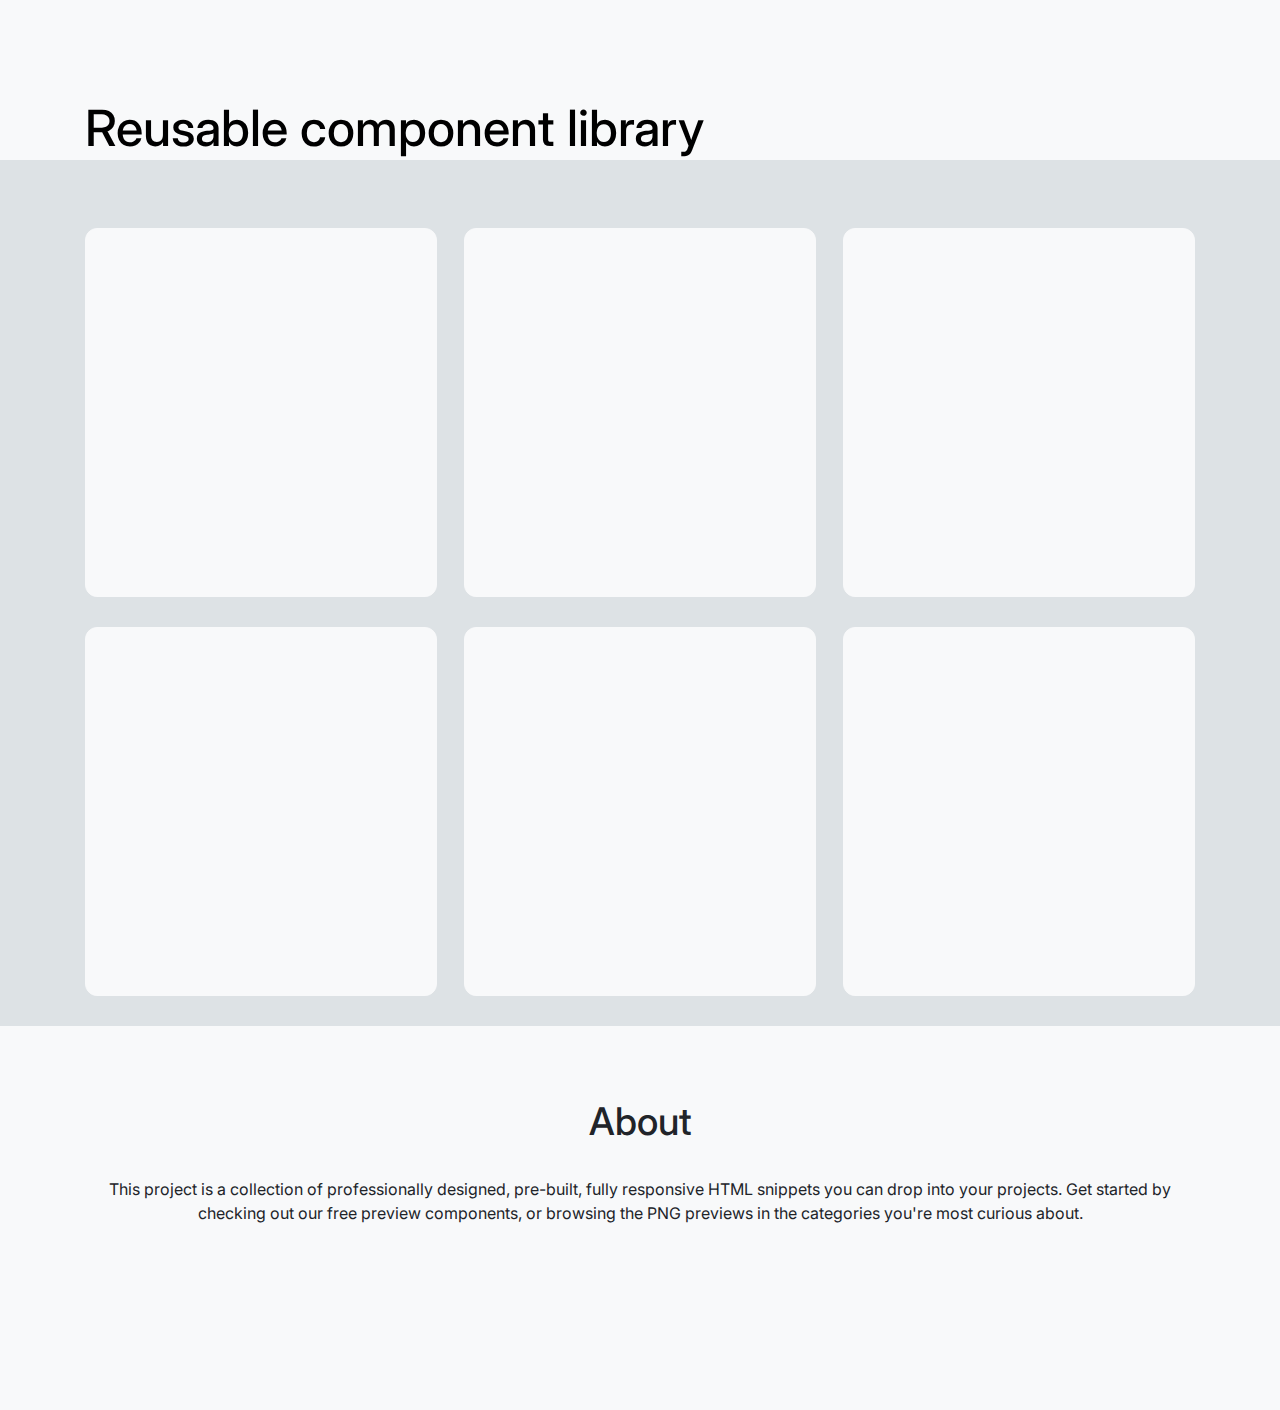
<file: index.html>
<!DOCTYPE html>
<!-- Главная страница -->
<html lang="ru-RU">
  <head>
    <meta charset="UTF-8" />
    <meta http-equiv="X-UA-Compatible" content="IE=edge" />
    <meta name="viewport" content="width=device-width, initial-scale=1.0" />
    <title>Reusable Component Library</title>
    <link rel="stylesheet" href="./assets/css/main.css" />
    <link rel="stylesheet" href="./components/page/page.css" />
    <link rel="stylesheet" href="./components/header/header.css" />
    <link rel="stylesheet" href="./components/preview/preview.css" />
    <link rel="stylesheet" href="./components/footer/footer.css" />
    <link rel="stylesheet" href="./components/card/card.css" />
  </head>
  <body>
    <div class="page">
      <div class="page__main-part">
        <div class="header">
          <div class="header__container">
            <div class="header__description">Reusable component library</div>
          </div>
        </div>
        <div class="preview">
          <div class="preview__container">
            <div class="preview__cardholder">
              <div class="preview__card card"></div>
              <div class="preview__card card"></div>
              <div class="preview__card card"></div>
              <div class="preview__card card"></div>
              <div class="preview__card card"></div>
              <div class="preview__card card"></div>
            </div>
          </div>
        </div>
      </div>
      <div class="footer">
        <div class="footer__container">
          <div class="footer__heading">About</div>
          <div class="footer__description">
            This project is a collection of professionally designed, pre-built,
            fully responsive HTML snippets you can drop into your projects. Get
            started by checking out our free preview components, or browsing the
            PNG previews in the categories you're most curious about.
          </div>
        </div>
      </div>
    </div>
  </body>
</html>
</file>
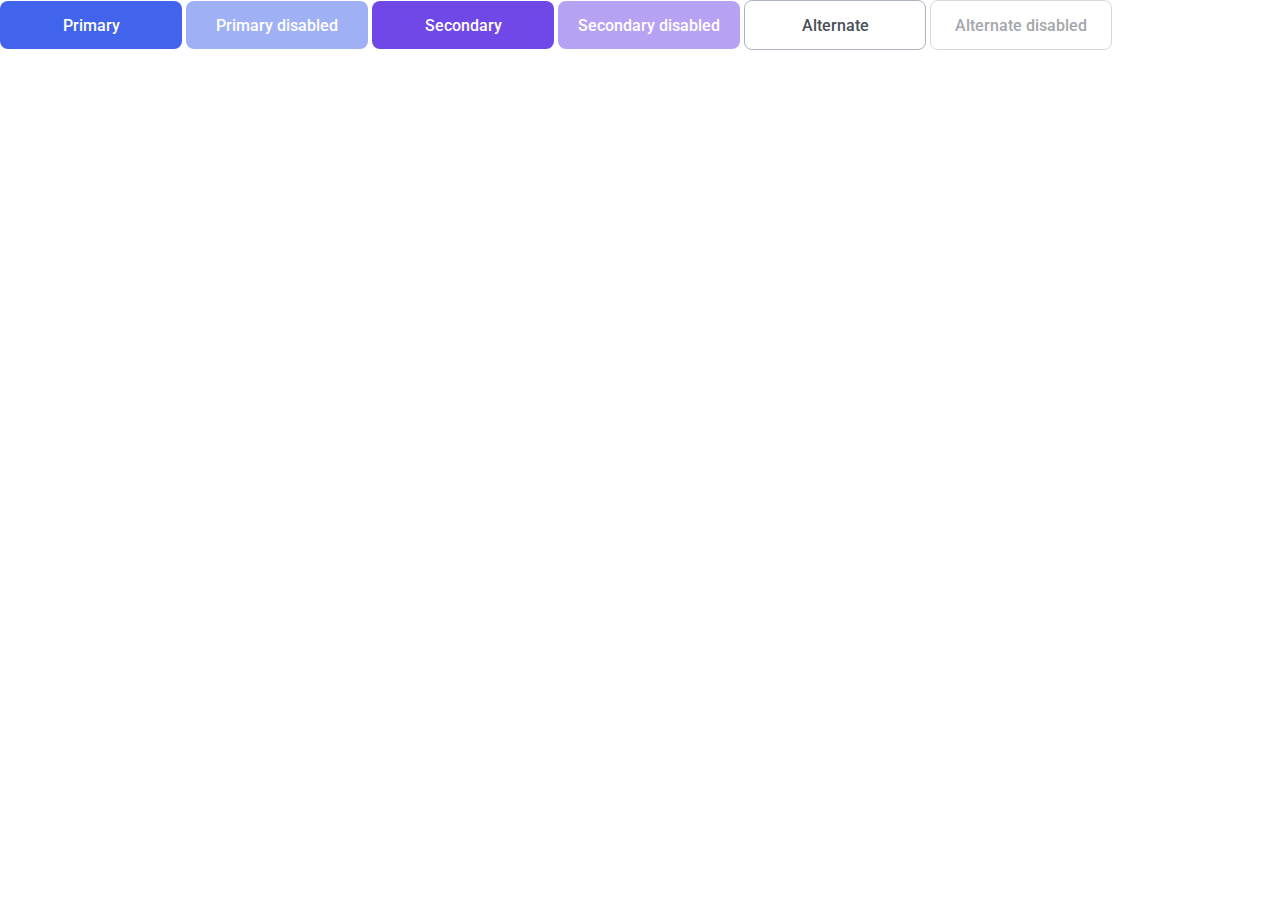
<file: 03-lection1/01-button/index.html>
<!DOCTYPE html>
<!-- Страница с кнопкой -->
<html lang="ru">
    <head>
        <link rel="stylesheet" href="../../assets/css/main.css">
        <link rel="stylesheet" href="./button.css">
    </head>
    <body>
        <button class="button button_primary">
            Primary
        </button>
        <button class="button button_primary" disabled>
            Primary disabled
        </button>
        <button class="button button_secondary">
            Secondary
        </button>
        <button class="button button_secondary" disabled>
            Secondary disabled
        </button>
        <button class="button button_alternate">
            Alternate
        </button>
        <button class="button button_alternate" disabled>
            Alternate disabled
        </button>
    </body>
</html>
</file>
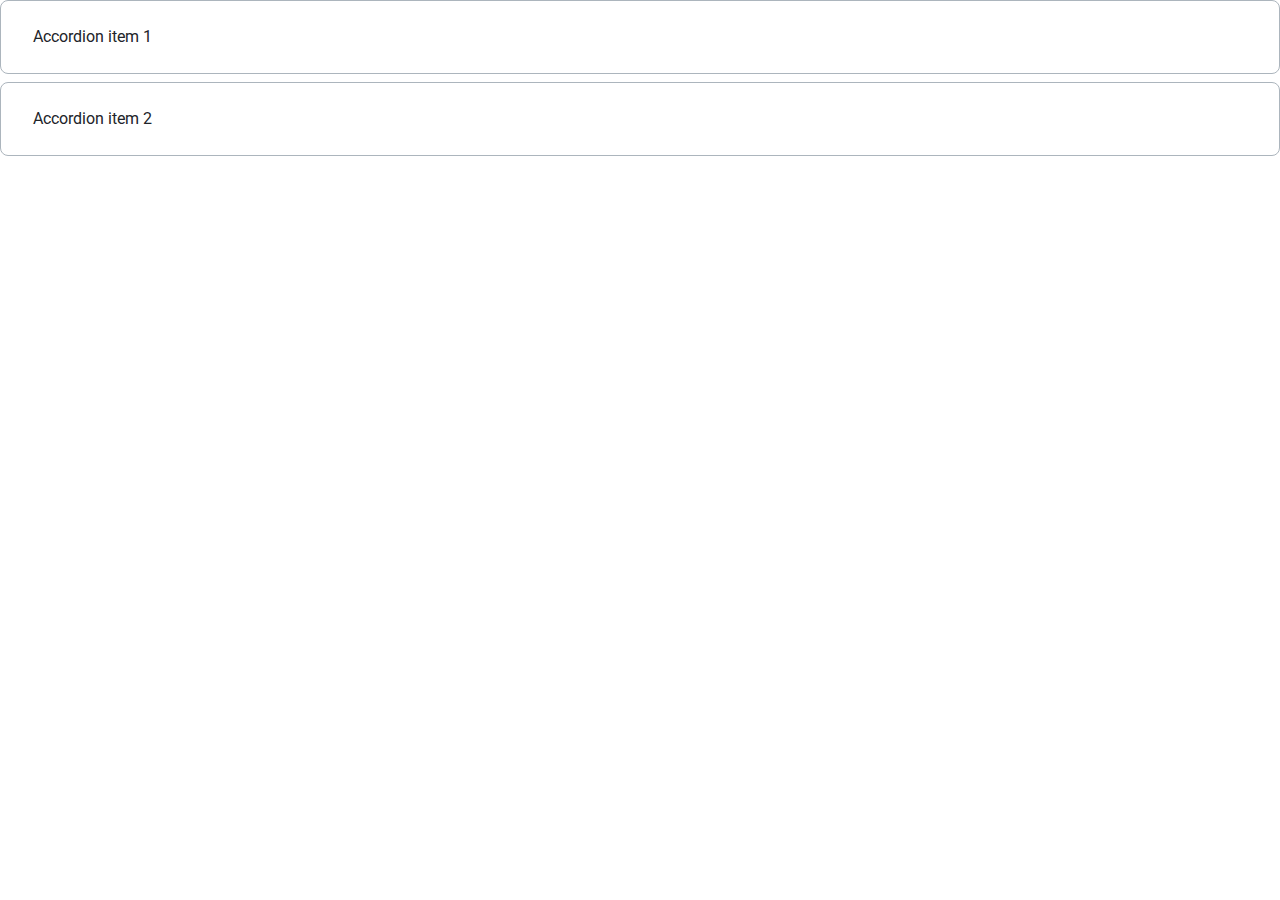
<file: 03-lection1/02-accordion/index.html>
<!DOCTYPE html>
<!-- Страница с аккордеоном -->
<html lang="ru">
    <head>
        <link rel="stylesheet" href="../../assets/css/main.css">
        <link rel="stylesheet" href="./accordion.css">
    </head>
    <body>
        <div class="accordion">
            <details class="accordion__item">
                <summary class="accordion__summary">
                    Accordion item 1
                </summary>
                <div class="accordion__content">
                    <p class="accordion__text">
                        Amet minim mollit non deserunt ullamco est sit aliqua dolor do amet sint.
                        Velit officia consequat duis enim velit mollit.
                        Exercitation veniam consequat sunt nostrud amet.
                    </p>
                </div>
            </details>
            <details class="accordion__item">
                <summary class="accordion__summary">
                    Accordion item 2
                </summary>
                <div class="accordion__content">
                    <p class="accordion__text">
                        Amet minim mollit non deserunt ullamco est sit aliqua dolor do amet sint.
                        Velit officia consequat duis enim velit mollit.
                        Exercitation veniam consequat sunt nostrud amet.
                    </p>
                </div>
            </details>
        </div>
    </body>
</html>
</file>
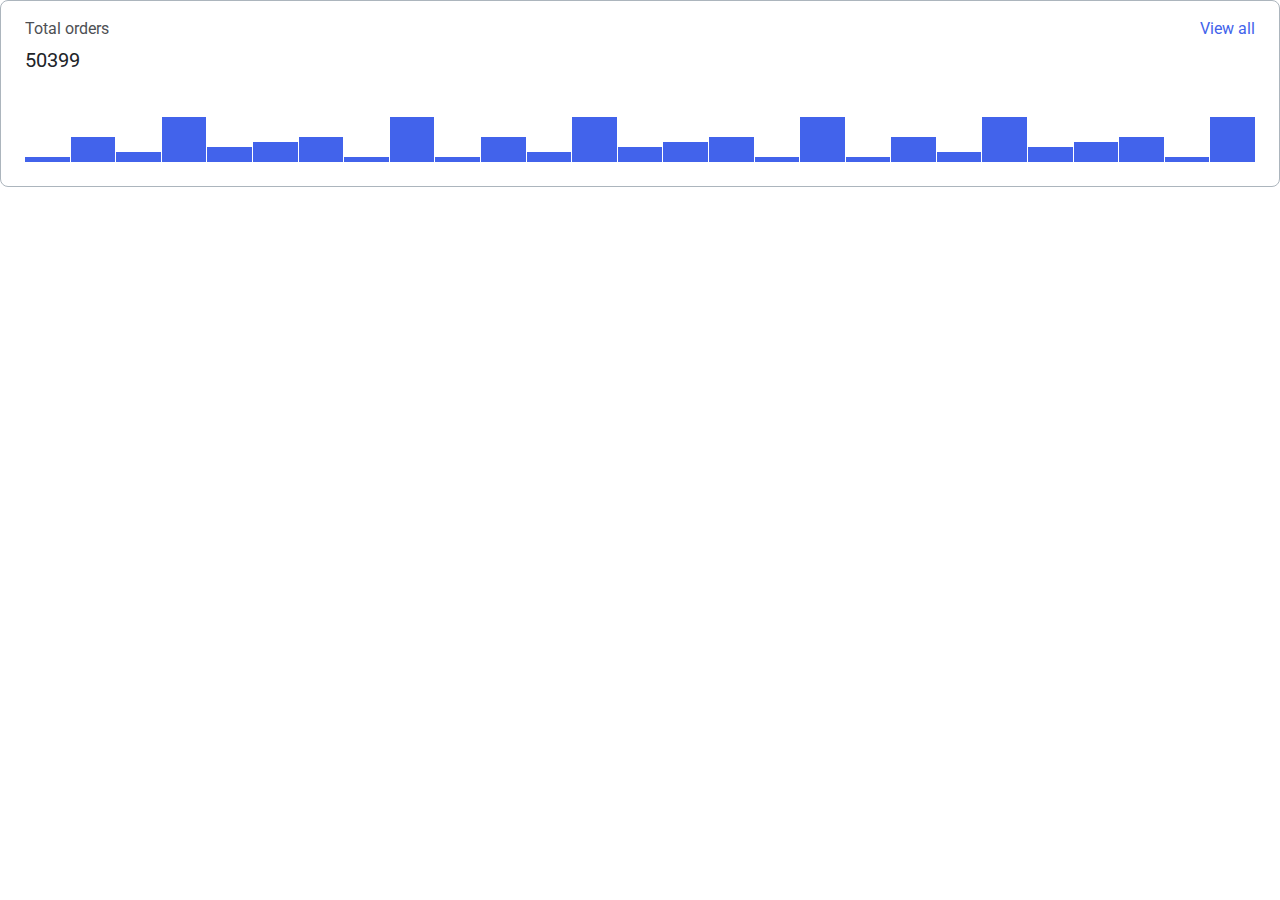
<file: 04-lection2/01-histogram/index.html>
<!DOCTYPE html>
<!-- Страница с гистограммой -->
<html lang="ru">
    <head>
        <link rel="stylesheet" href="../../assets/css/main.css">
        <link rel="stylesheet" href="./histogram.css">
    </head>
    <body>
        <div class="histogram">
            <div class="histogram__header">
                <p class="histogram__title">Total orders</p>
                <a href="#" class="histogram__link">View all</a>
            </div>
            <span class="histogram__total">50399</span>
            <div class="histogram__bars">
                <div class="histogram__bar" style="height: 10%"></div>
                <div class="histogram__bar" style="height: 50%"></div>
                <div class="histogram__bar" style="height: 20%"></div>
                <div class="histogram__bar" style="height: 90%"></div>
                <div class="histogram__bar" style="height: 30%"></div>
                <div class="histogram__bar" style="height: 40%"></div>
                <div class="histogram__bar" style="height: 50%"></div>
                <div class="histogram__bar" style="height: 10%"></div>
                <div class="histogram__bar" style="height: 90%"></div>
                <div class="histogram__bar" style="height: 10%"></div>
                <div class="histogram__bar" style="height: 50%"></div>
                <div class="histogram__bar" style="height: 20%"></div>
                <div class="histogram__bar" style="height: 90%"></div>
                <div class="histogram__bar" style="height: 30%"></div>
                <div class="histogram__bar" style="height: 40%"></div>
                <div class="histogram__bar" style="height: 50%"></div>
                <div class="histogram__bar" style="height: 10%"></div>
                <div class="histogram__bar" style="height: 90%"></div>
                <div class="histogram__bar" style="height: 10%"></div>
                <div class="histogram__bar" style="height: 50%"></div>
                <div class="histogram__bar" style="height: 20%"></div>
                <div class="histogram__bar" style="height: 90%"></div>
                <div class="histogram__bar" style="height: 30%"></div>
                <div class="histogram__bar" style="height: 40%"></div>
                <div class="histogram__bar" style="height: 50%"></div>
                <div class="histogram__bar" style="height: 10%"></div>
                <div class="histogram__bar" style="height: 90%"></div>
            </div>
        </div>
    </body>
</html>
</file>
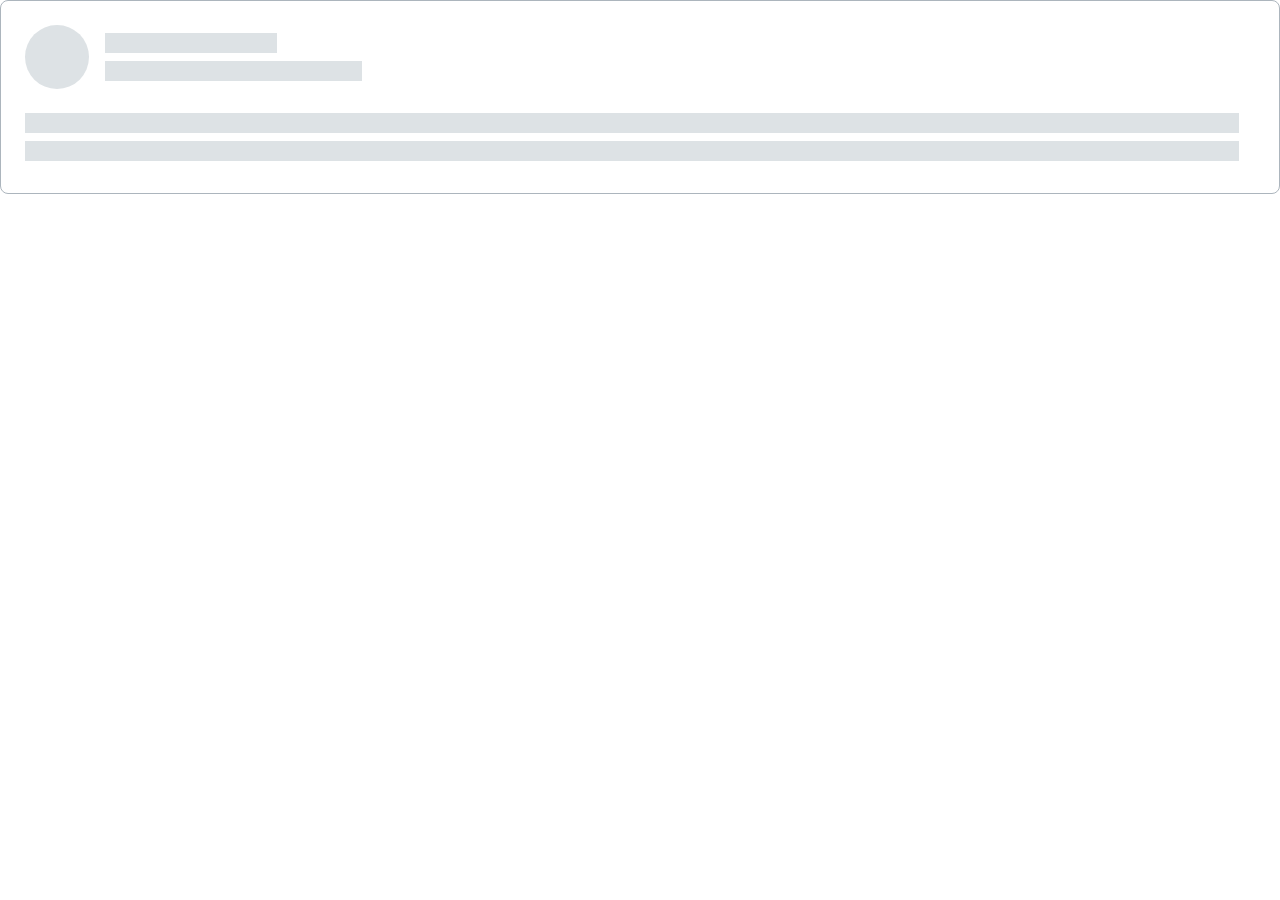
<file: 04-lection2/02-skeleton/index.html>
<!DOCTYPE html>
<!-- Страница со скелетоном -->
<html lang="ru">
    <head>
        <link rel="stylesheet" href="../../assets/css/main.css">
        <link rel="stylesheet" href="./skeleton.css">
    </head>
    <body>
        <div class="skeleton">
            <div class="skeleton__header">
                <div class="skeleton__circle"></div>
                <div class="skeleton__title">
                    <div class="skeleton__line skeleton__line_name"></div>
                    <div class="skeleton__line skeleton__line_date"></div>
                </div>
            </div>
            <div class="skeleton__body">
                <div class="skeleton__line"></div>
                <div class="skeleton__line"></div>
            </div>
        </div>
    </body>
</html>
</file>
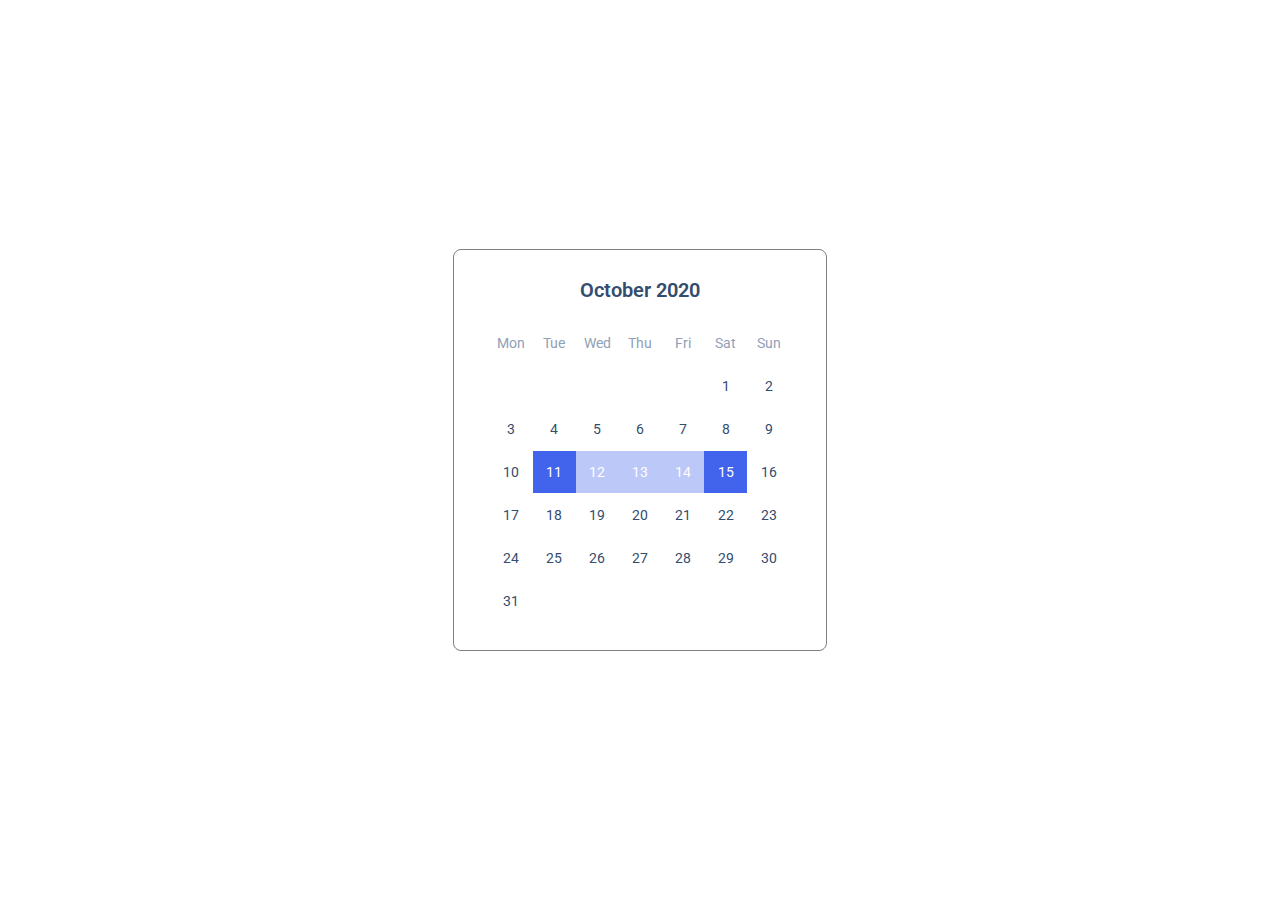
<file: 05-lection3/03-calendar/index.html>
<!DOCTYPE html>
<html lang="en">
<head>
    <meta charset="UTF-8">
    <title>Calendar</title>
    <link rel="stylesheet" href="../../assets/css/main.css">
    <link rel="stylesheet" href="./calendar.css">
    <link rel="stylesheet" href="./index.css">
</head>
<body>
    <div class="calendar">
        <div class="calendar__title">October 2020</div>
        <div class="calendar__wrapper">
            <div class="calendar__inner">
                <span class="calendar__item calendar__item_day">Mon</span>
                <span class="calendar__item calendar__item_day">Tue</span>
                <span class="calendar__item calendar__item_day">Wed</span>
                <span class="calendar__item calendar__item_day">Thu</span>
                <span class="calendar__item calendar__item_day">Fri</span>
                <span class="calendar__item calendar__item_day">Sat</span>
                <span class="calendar__item calendar__item_day">Sun</span>
                <span class="calendar__item"></span>
                <span class="calendar__item"></span>
                <span class="calendar__item"></span>
                <span class="calendar__item"></span>
                <span class="calendar__item"></span>
                <span class="calendar__item">1</span>
                <span class="calendar__item">2</span>
                <span class="calendar__item">3</span>
                <span class="calendar__item">4</span>
                <span class="calendar__item">5</span>
                <span class="calendar__item">6</span>
                <span class="calendar__item">7</span>
                <span class="calendar__item">8</span>
                <span class="calendar__item">9</span>
                <span class="calendar__item">10</span>
                <span class="calendar__item calendar__item_active">11</span>
                <span class="calendar__item calendar__item_between-active">12</span>
                <span class="calendar__item calendar__item_between-active">13</span>
                <span class="calendar__item calendar__item_between-active">14</span>
                <span class="calendar__item calendar__item_active">15</span>
                <span class="calendar__item">16</span>
                <span class="calendar__item">17</span>
                <span class="calendar__item">18</span>
                <span class="calendar__item">19</span>
                <span class="calendar__item">20</span>
                <span class="calendar__item">21</span>
                <span class="calendar__item">22</span>
                <span class="calendar__item">23</span>
                <span class="calendar__item">24</span>
                <span class="calendar__item">25</span>
                <span class="calendar__item">26</span>
                <span class="calendar__item">27</span>
                <span class="calendar__item">28</span>
                <span class="calendar__item">29</span>
                <span class="calendar__item">30</span>
                <span class="calendar__item">31</span>
            </div>
        </div>
    </div>
</body>
</html>
</file>
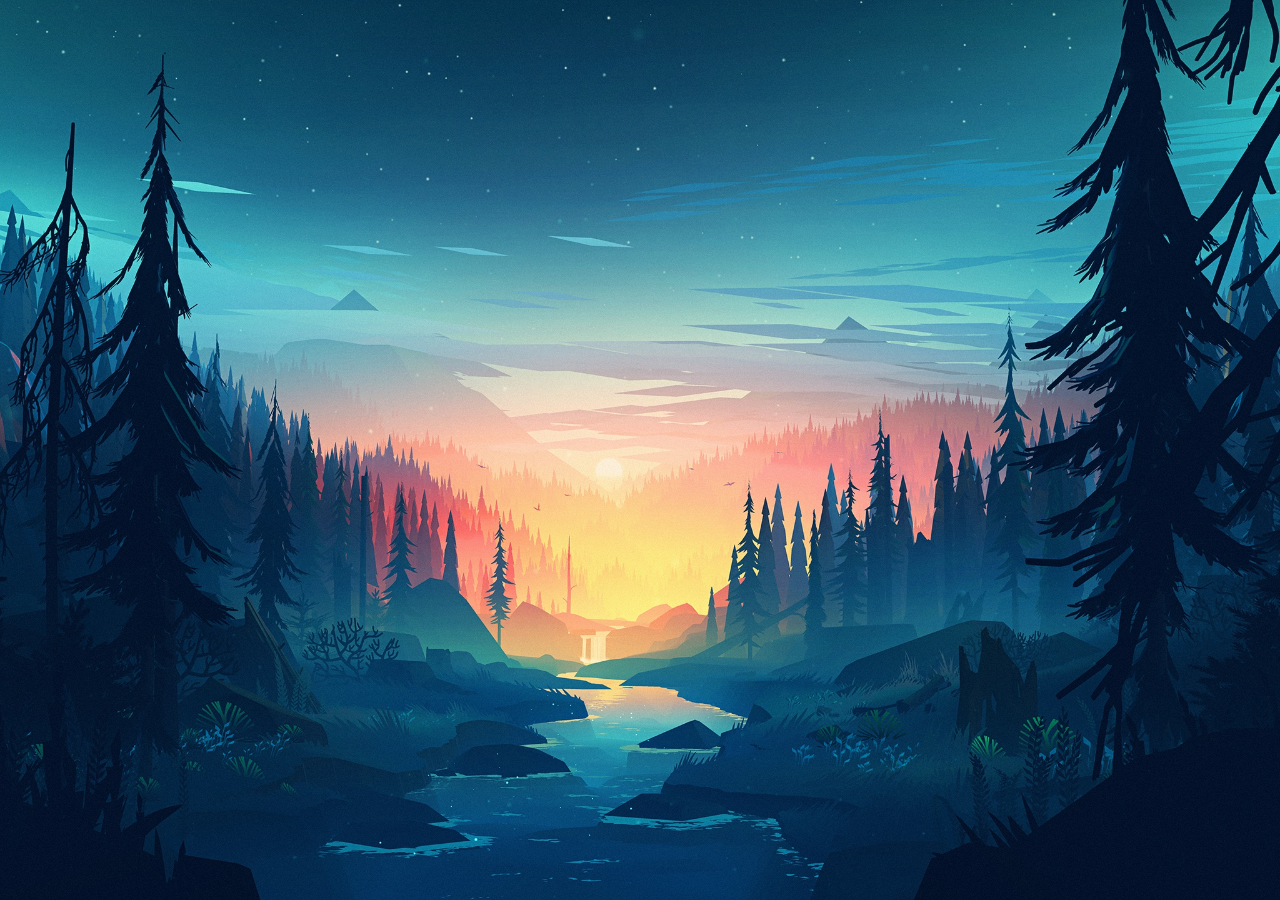
<file: 06-lection4/02-background-image/index.html>
<!DOCTYPE html>
<html lang="ru">
    <head>
        <link rel="stylesheet" href="../../assets/css/main.css">
        <link rel="stylesheet" href="./background-image.css">
        <link rel="stylesheet" href="./index.css">
        <title>Background</title>
    </head>
    <body>
        <div class="background"></div>
    </body>
</html>
</file>
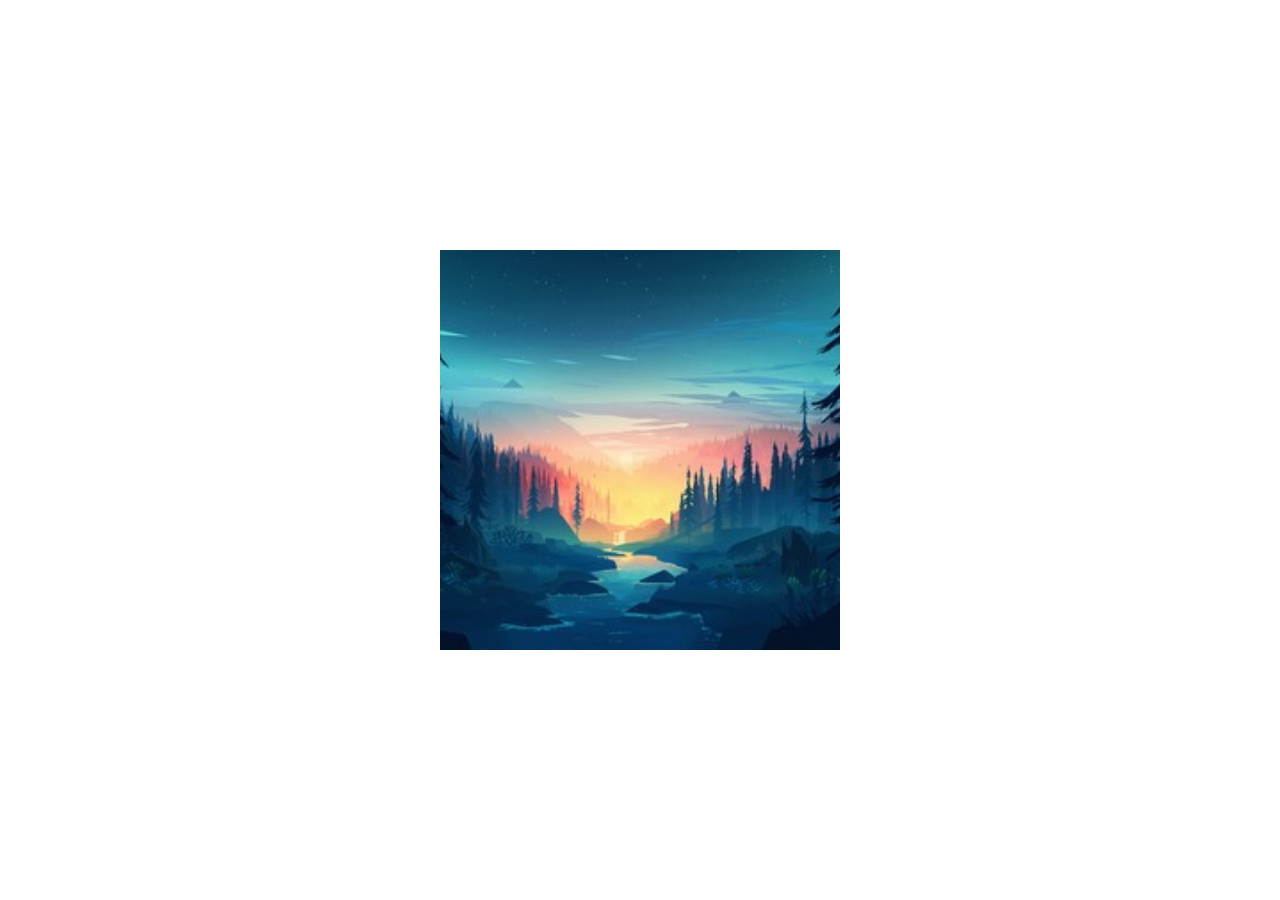
<file: 06-lection4/03-srcset/index.html>
<!DOCTYPE html>
<html lang="ru">
    <head>
        <link rel="stylesheet" href="../../assets/css/main.css">
        <link rel="stylesheet" href="./srcset.css">
        <link rel="stylesheet" href="./index.css">
    </head>
    <body>
        <div class="block">
            <img class="block__image" src="./public/forest_400.jpg" srcset="./public/forest_400.jpg 1x, ./public/forest_768.jpg 2x">
        </div>
    </body>
</html>
</file>
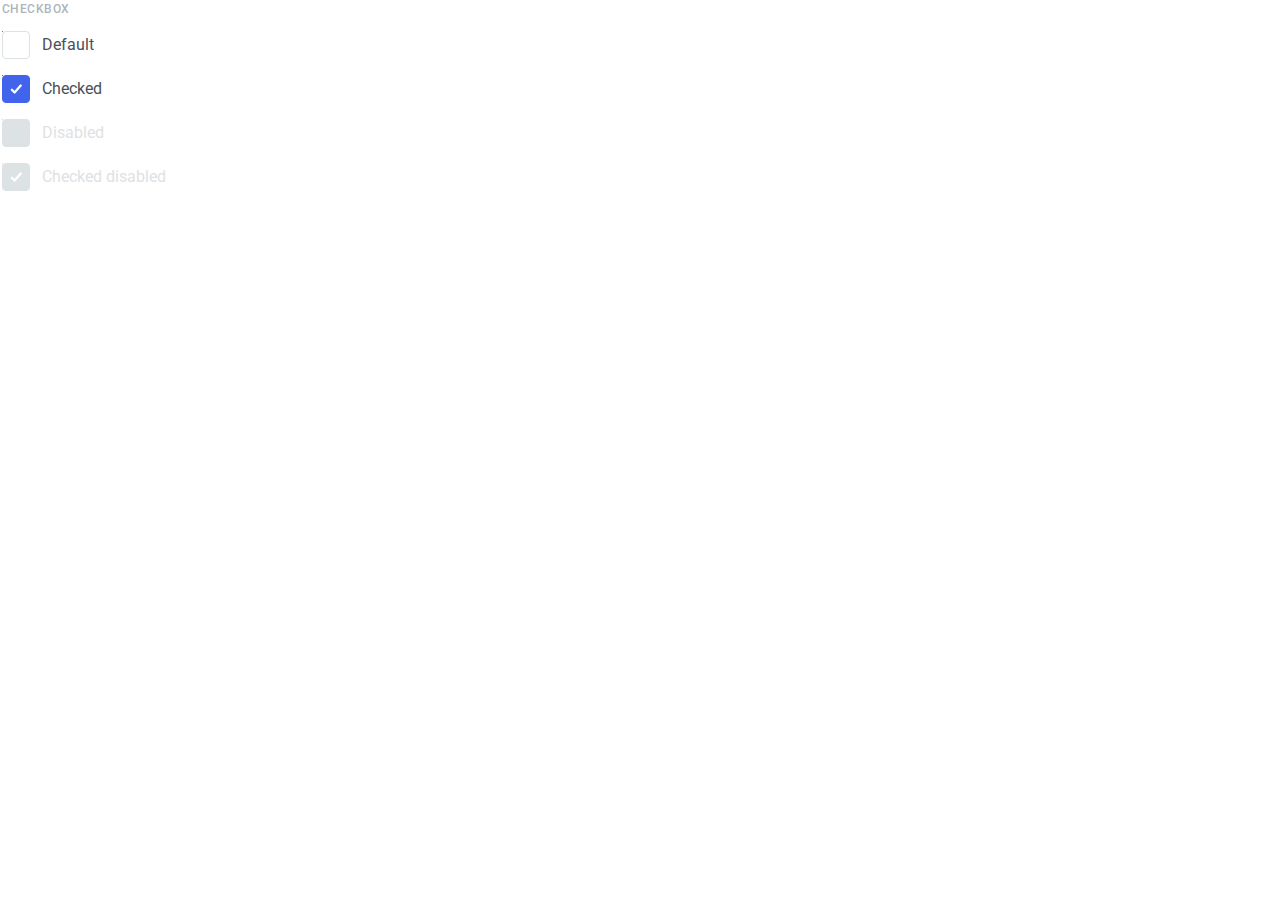
<file: 07-lection5/01-checkbox/index.html>
<!DOCTYPE html>
<!-- Checkbox -->
<html lang="ru">
    <head>
        <link rel="stylesheet" href="./index.css">
        <link rel="stylesheet" href="../../assets/css/main.css">
        <link rel="stylesheet" href="./checkbox.css">
    </head>
    <body>
        <form class="form">
            <fieldset class="form__fieldset">
                <legend class="form__legend">CHECKBOX</legend>
                <label class="checkbox form__control">
                    <input type="checkbox" class="checkbox__input" name="checkbox" value="1">
                    <div class="checkbox__state">
                        <div class="checkbox__control">
                            <svg class="checkbox__checked" width="15" height="13" viewBox="0 0 15 13" fill="none" xmlns="http://www.w3.org/2000/svg">
                                <path d="M1.5 7.5L5 11L13 2" stroke="currentColor" stroke-width="3" stroke-linecap="round" stroke-linejoin="round" />
                            </svg>
                        </div>
                        <p class="checkbox__legend">Default</p>
                    </div>
                </label>
                <label class="checkbox form__control">
                    <input type="checkbox" class="checkbox__input" name="checkbox" value="2" checked>
                    <div class="checkbox__state">
                        <div class="checkbox__control">
                            <svg class="checkbox__checked" width="15" height="13" viewBox="0 0 15 13" fill="none" xmlns="http://www.w3.org/2000/svg">
                                <path d="M1.5 7.5L5 11L13 2" stroke="currentColor" stroke-width="3" stroke-linecap="round" stroke-linejoin="round" />
                            </svg>
                        </div>
                        <p class="checkbox__legend">Checked</p>
                    </div>
                </label>
                <label class="checkbox form__control">
                    <input type="checkbox" class="checkbox__input" name="checkbox" value="3" disabled>
                    <div class="checkbox__state">
                        <div class="checkbox__control">
                            <svg class="checkbox__checked" width="15" height="13" viewBox="0 0 15 13" fill="none" xmlns="http://www.w3.org/2000/svg">
                                <path d="M1.5 7.5L5 11L13 2" stroke="currentColor" stroke-width="3" stroke-linecap="round" stroke-linejoin="round" />
                            </svg>
                        </div>
                        <p class="checkbox__legend">Disabled</p>
                    </div>
                </label>
                <label class="checkbox form__control">
                    <input type="checkbox" class="checkbox__input" name="checkbox" value="4" disabled checked>
                    <div class="checkbox__state">
                        <div class="checkbox__control">
                            <svg class="checkbox__checked" width="15" height="13" viewBox="0 0 15 13" fill="none" xmlns="http://www.w3.org/2000/svg">
                                <path d="M1.5 7.5L5 11L13 2" stroke="currentColor" stroke-width="3" stroke-linecap="round" stroke-linejoin="round" />
                            </svg>
                        </div>
                        <p class="checkbox__legend">Checked disabled</p>
                    </div>
                </label>
            </fieldset>
        </form>
    </body>
</html>
</file>
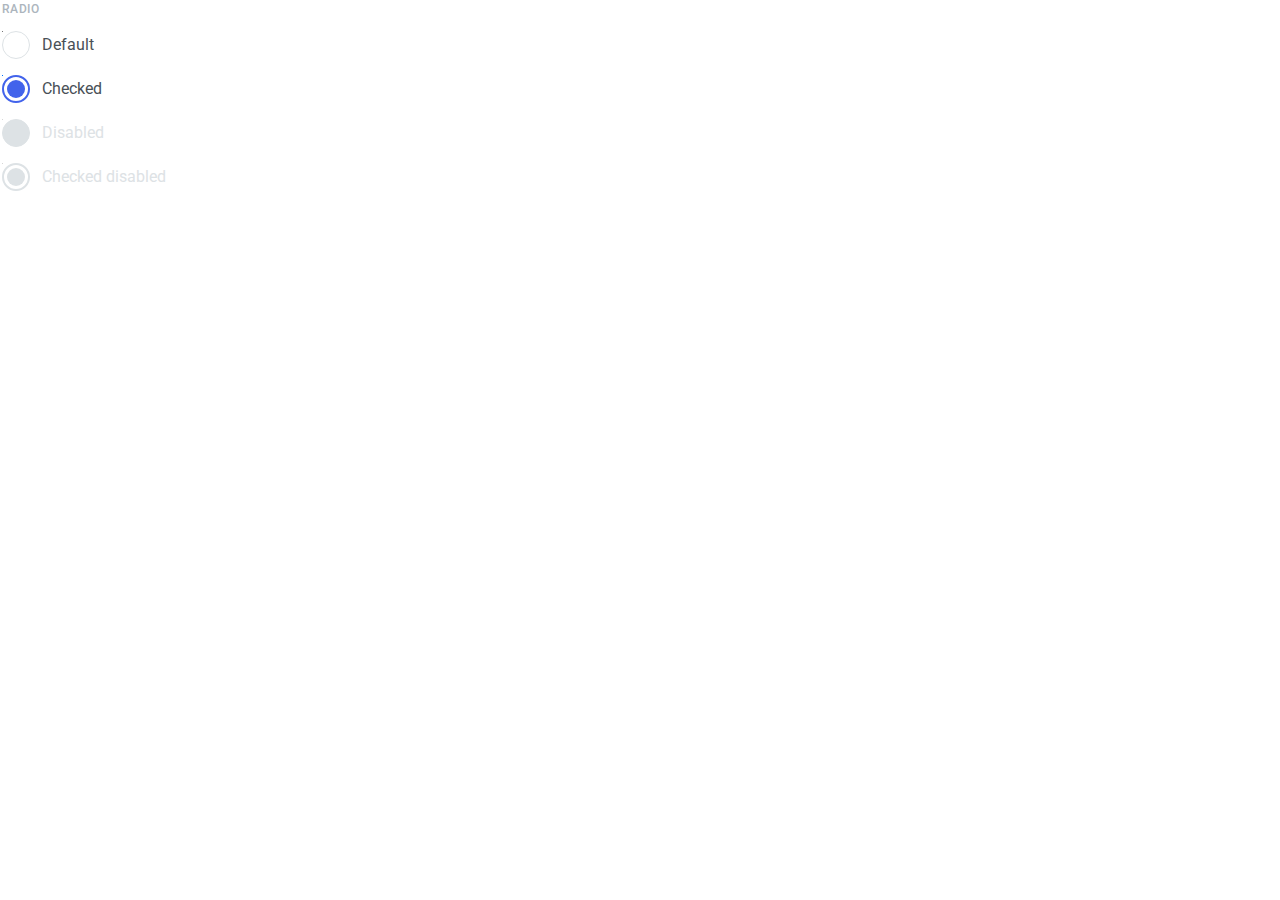
<file: 07-lection5/02-radio/index.html>
<!DOCTYPE html>
<!-- Страница радио -->
<html lang="ru">
    <head>
        <link rel="stylesheet" href="./index.css">
        <link rel="stylesheet" href="../../assets/css/main.css">
        <link rel="stylesheet" href="./radio.css">
    </head>
    <body>
        <form class="form">
            <fieldset class="form__fieldset">
                <legend class="form__legend">radio</legend>
                <label class="radio form__control">
                    <input type="radio" class="radio__input" name="radio" value="1">
                    <div class="radio__state">
                        <div class="radio__control">
                            <div class="radio__checked"></div>
                        </div>
                        <p class="radio__legend">Default</p>
                    </div>
                </label>
                <label class="radio form__control">
                    <input type="radio" class="radio__input" name="radio" value="2" checked>
                    <div class="radio__state">
                        <div class="radio__control">
                            <div class="radio__checked"></div>
                        </div>
                        <p class="radio__legend">Checked</p>
                    </div>
                </label>
                <label class="radio form__control">
                    <input type="radio" class="radio__input" name="radio" value="3" disabled>
                    <div class="radio__state">
                        <div class="radio__control">
                            <div class="radio__checked"></div>
                        </div>
                        <p class="radio__legend">Disabled</p>
                    </div>
                </label>
                <label class="radio form__control">
                    <input type="radio" class="radio__input" name="radio2" value="4" disabled checked>
                    <div class="radio__state">
                        <div class="radio__control">
                            <div class="radio__checked"></div>
                        </div>
                        <p class="radio__legend">Checked disabled</p>
                    </div>
                </label>
            </fieldset>
        </form>
    </body>
</html>
</file>
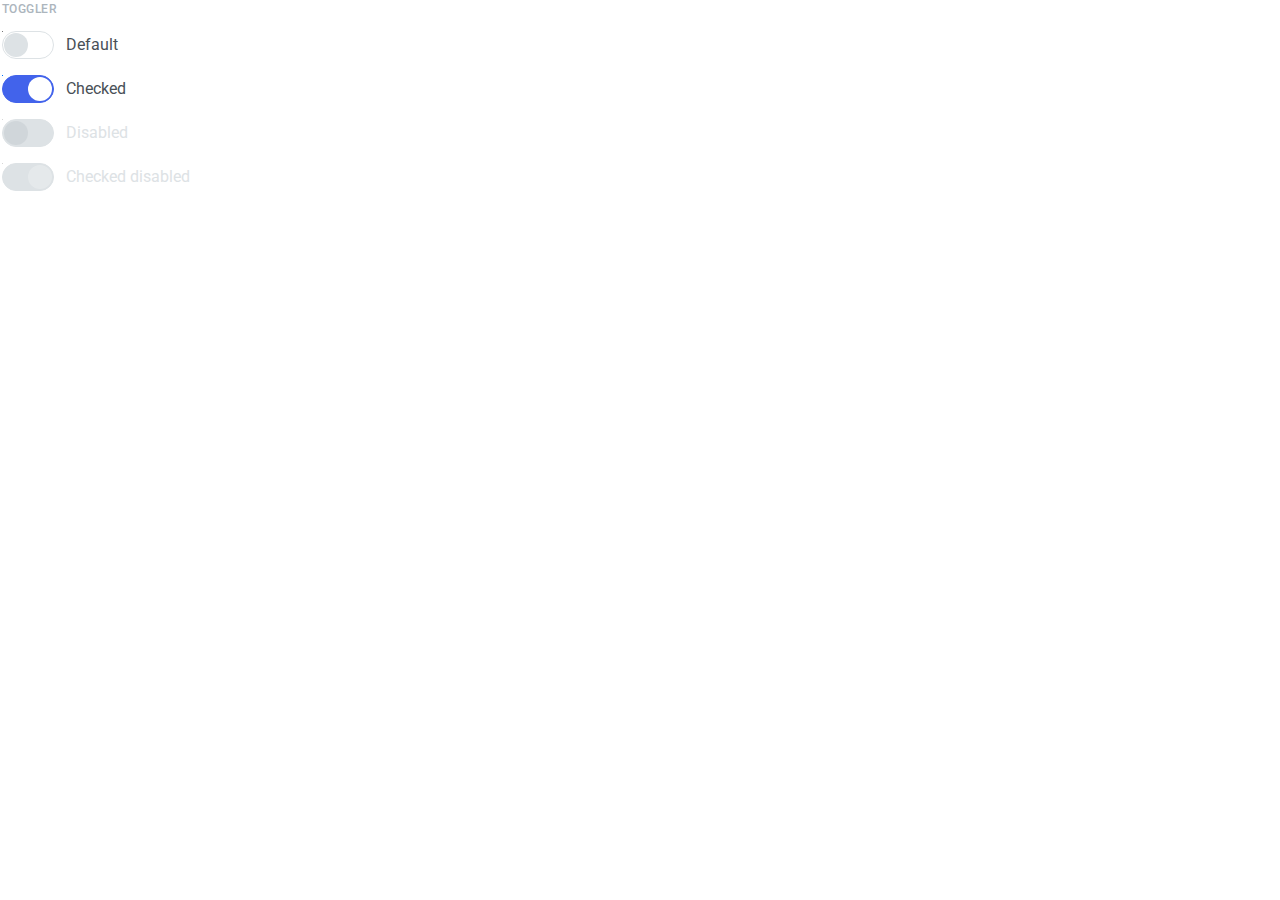
<file: 07-lection5/03-toggler/index.html>
<!DOCTYPE html>
<!-- Страница с кнопкой переключения -->
<html lang="ru">
    <head>
        <link rel="stylesheet" href="./index.css">
        <link rel="stylesheet" href="../../assets/css/main.css">
        <link rel="stylesheet" href="./toggler.css">
    </head>
    <body>
        <form class="form">
            <fieldset class="form__fieldset">
                <legend class="form__legend">toggler</legend>
                <label class="toggler form__control">
                    <input type="checkbox" class="toggler__input" name="toggler" value="1">
                    <div class="toggler__state">
                        <div class="toggler__control">
                            <div class="toggler__round"></div>
                        </div>
                        <p class="toggler__legend">Default</p>
                    </div>
                </label>
                <label class="toggler form__control">
                    <input type="checkbox" class="toggler__input" name="toggler" value="2" checked>
                    <div class="toggler__state">
                        <div class="toggler__control">
                            <div class="toggler__round"></div>
                        </div>
                        <p class="toggler__legend">Checked</p>
                    </div>
                </label>
                <label class="toggler form__control">
                    <input type="checkbox" class="toggler__input" name="toggler" value="3" disabled>
                    <div class="toggler__state">
                        <div class="toggler__control">
                            <div class="toggler__round"></div>
                        </div>
                        <p class="toggler__legend">Disabled</p>
                    </div>
                </label>
                <label class="toggler form__control">
                    <input type="checkbox" class="toggler__input" name="toggler2" value="4" disabled checked>
                    <div class="toggler__state">
                        <div class="toggler__control">
                            <div class="toggler__round"></div>
                        </div>
                        <p class="toggler__legend">Checked disabled</p>
                    </div>
                </label>
            </fieldset>
        </form>
    </body>
</html>
</file>
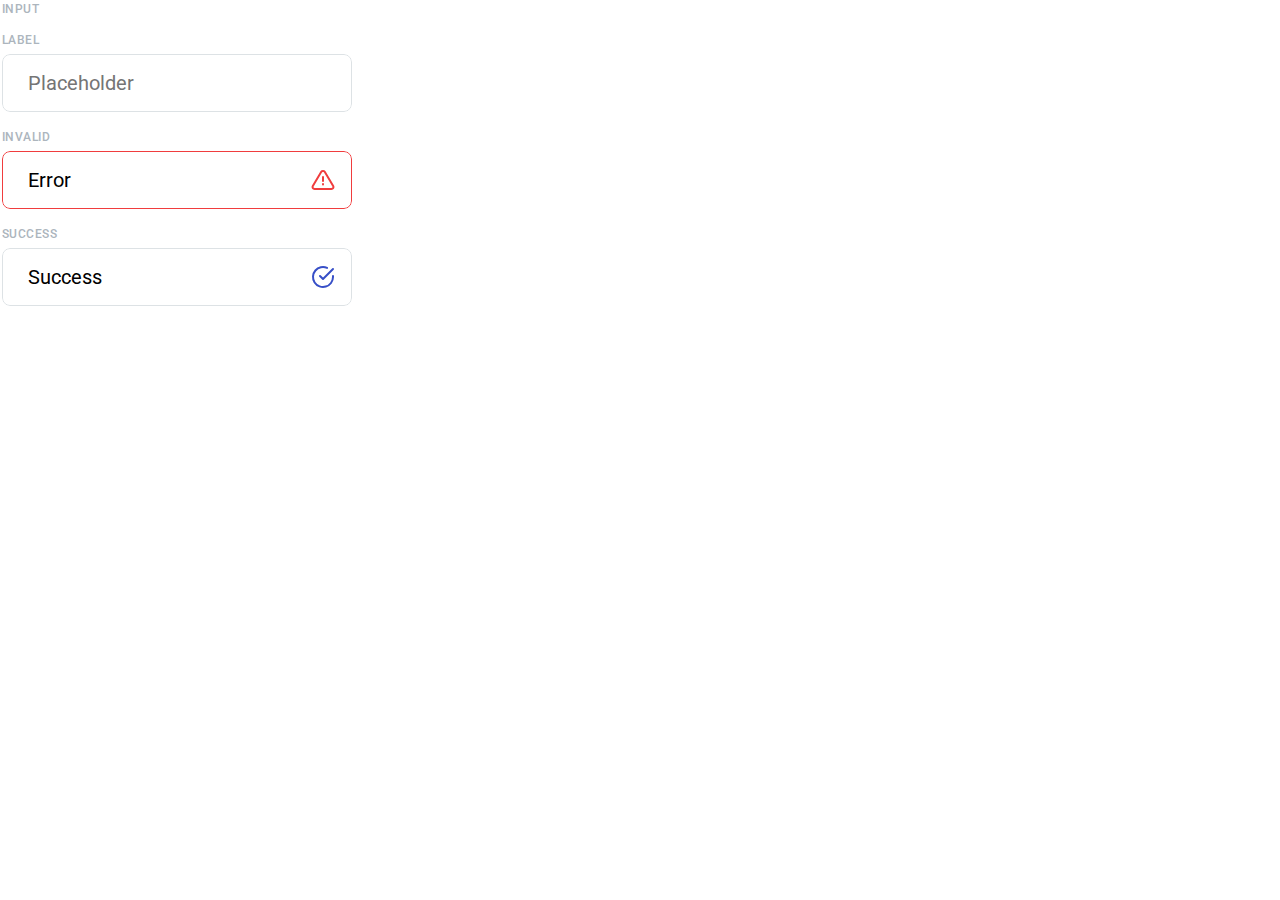
<file: 07-lection5/04-input/index.html>
<!DOCTYPE html>
<!-- Страница с полем ввода -->
<html lang="ru">
    <head>
        <link rel="stylesheet" href="./index.css">
        <link rel="stylesheet" href="../../assets/css/main.css">
        <link rel="stylesheet" href="./input.css">
    </head>
    <body>
        <form class="form">
            <fieldset class="form__fieldset">
                <legend class="form__legend">INPUT</legend>
                <label class="input form__control">
                    <p class="input__legend">LABEL</p>
                    <div class="input__fake">
                        <input class="input__control" type="text" placeholder="Placeholder">
                        <div class="input__state">
                            <svg class="input__icon input__icon_ok" viewBox="0 0 24 24" fill="none" xmlns="http://www.w3.org/2000/svg">
                                <path d="M22 11.08V12C21.9988 14.1564 21.3005 16.2547 20.0093 17.9818C18.7182 19.709 16.9033 20.9725 14.8354 21.5839C12.7674 22.1953 10.5573 22.1219 8.53447 21.3746C6.51168 20.6273 4.78465 19.2461 3.61096 17.4371C2.43727 15.628 1.87979 13.4881 2.02168 11.3363C2.16356 9.18455 2.99721 7.13631 4.39828 5.49706C5.79935 3.85781 7.69279 2.71537 9.79619 2.24013C11.8996 1.7649 14.1003 1.98232 16.07 2.85999" stroke="#374FC7" stroke-width="2" stroke-linecap="round" stroke-linejoin="round"/>
                                <path d="M22 4L12 14.01L9 11.01" stroke="#374FC7" stroke-width="2" stroke-linecap="round" stroke-linejoin="round"/>
                            </svg>
                            <svg class="input__icon input__icon_error" viewBox="0 0 24 24" fill="none" xmlns="http://www.w3.org/2000/svg">
                                <path d="M10.29 3.86002L1.82002 18C1.64539 18.3024 1.55299 18.6453 1.55201 18.9945C1.55103 19.3438 1.64151 19.6872 1.81445 19.9905C1.98738 20.2939 2.23675 20.5468 2.53773 20.7239C2.83871 20.901 3.18082 20.9962 3.53002 21H20.47C20.8192 20.9962 21.1613 20.901 21.4623 20.7239C21.7633 20.5468 22.0127 20.2939 22.1856 19.9905C22.3585 19.6872 22.449 19.3438 22.448 18.9945C22.4471 18.6453 22.3547 18.3024 22.18 18L13.71 3.86002C13.5318 3.56613 13.2807 3.32314 12.9812 3.15451C12.6817 2.98587 12.3438 2.89728 12 2.89728C11.6563 2.89728 11.3184 2.98587 11.0188 3.15451C10.7193 3.32314 10.4683 3.56613 10.29 3.86002V3.86002Z" stroke="#F03D3E" stroke-width="2" stroke-linecap="round" stroke-linejoin="round"/>
                                <path d="M12 9V13" stroke="#F03D3E" stroke-width="2" stroke-linecap="round" stroke-linejoin="round"/>
                                <path d="M12 16V16.5" stroke="#F03D3E" stroke-width="2" stroke-linecap="round" stroke-linejoin="round"/>
                            </svg>
                        </div>
                    </div>
                </label>
                <label class="input form__control">
                    <p class="input__legend">INVALID</p>
                    <div class="input__fake">
                        <input class="input__control input__control_invalid" type="text" placeholder="Placeholder" value="Error">
                        <div class="input__state">
                            <svg class="input__icon input__icon_ok" viewBox="0 0 24 24" fill="none" xmlns="http://www.w3.org/2000/svg">
                                <path d="M22 11.08V12C21.9988 14.1564 21.3005 16.2547 20.0093 17.9818C18.7182 19.709 16.9033 20.9725 14.8354 21.5839C12.7674 22.1953 10.5573 22.1219 8.53447 21.3746C6.51168 20.6273 4.78465 19.2461 3.61096 17.4371C2.43727 15.628 1.87979 13.4881 2.02168 11.3363C2.16356 9.18455 2.99721 7.13631 4.39828 5.49706C5.79935 3.85781 7.69279 2.71537 9.79619 2.24013C11.8996 1.7649 14.1003 1.98232 16.07 2.85999" stroke="#374FC7" stroke-width="2" stroke-linecap="round" stroke-linejoin="round"/>
                                <path d="M22 4L12 14.01L9 11.01" stroke="#374FC7" stroke-width="2" stroke-linecap="round" stroke-linejoin="round"/>
                            </svg>
                            <svg class="input__icon input__icon_error" viewBox="0 0 24 24" fill="none" xmlns="http://www.w3.org/2000/svg">
                                <path d="M10.29 3.86002L1.82002 18C1.64539 18.3024 1.55299 18.6453 1.55201 18.9945C1.55103 19.3438 1.64151 19.6872 1.81445 19.9905C1.98738 20.2939 2.23675 20.5468 2.53773 20.7239C2.83871 20.901 3.18082 20.9962 3.53002 21H20.47C20.8192 20.9962 21.1613 20.901 21.4623 20.7239C21.7633 20.5468 22.0127 20.2939 22.1856 19.9905C22.3585 19.6872 22.449 19.3438 22.448 18.9945C22.4471 18.6453 22.3547 18.3024 22.18 18L13.71 3.86002C13.5318 3.56613 13.2807 3.32314 12.9812 3.15451C12.6817 2.98587 12.3438 2.89728 12 2.89728C11.6563 2.89728 11.3184 2.98587 11.0188 3.15451C10.7193 3.32314 10.4683 3.56613 10.29 3.86002V3.86002Z" stroke="#F03D3E" stroke-width="2" stroke-linecap="round" stroke-linejoin="round"/>
                                <path d="M12 9V13" stroke="#F03D3E" stroke-width="2" stroke-linecap="round" stroke-linejoin="round"/>
                                <path d="M12 16V16.5" stroke="#F03D3E" stroke-width="2" stroke-linecap="round" stroke-linejoin="round"/>
                            </svg>
                        </div>
                    </div>
                </label>
                <label class="input form__control">
                    <p class="input__legend">SUCCESS</p>
                    <div class="input__fake">
                        <input class="input__control input__control_success" type="text" placeholder="Placeholder" value="Success">
                        <div class="input__state">
                            <svg class="input__icon input__icon_ok" viewBox="0 0 24 24" fill="none" xmlns="http://www.w3.org/2000/svg">
                                <path d="M22 11.08V12C21.9988 14.1564 21.3005 16.2547 20.0093 17.9818C18.7182 19.709 16.9033 20.9725 14.8354 21.5839C12.7674 22.1953 10.5573 22.1219 8.53447 21.3746C6.51168 20.6273 4.78465 19.2461 3.61096 17.4371C2.43727 15.628 1.87979 13.4881 2.02168 11.3363C2.16356 9.18455 2.99721 7.13631 4.39828 5.49706C5.79935 3.85781 7.69279 2.71537 9.79619 2.24013C11.8996 1.7649 14.1003 1.98232 16.07 2.85999" stroke="#374FC7" stroke-width="2" stroke-linecap="round" stroke-linejoin="round"/>
                                <path d="M22 4L12 14.01L9 11.01" stroke="#374FC7" stroke-width="2" stroke-linecap="round" stroke-linejoin="round"/>
                            </svg>
                            <svg class="input__icon input__icon_error" viewBox="0 0 24 24" fill="none" xmlns="http://www.w3.org/2000/svg">
                                <path d="M10.29 3.86002L1.82002 18C1.64539 18.3024 1.55299 18.6453 1.55201 18.9945C1.55103 19.3438 1.64151 19.6872 1.81445 19.9905C1.98738 20.2939 2.23675 20.5468 2.53773 20.7239C2.83871 20.901 3.18082 20.9962 3.53002 21H20.47C20.8192 20.9962 21.1613 20.901 21.4623 20.7239C21.7633 20.5468 22.0127 20.2939 22.1856 19.9905C22.3585 19.6872 22.449 19.3438 22.448 18.9945C22.4471 18.6453 22.3547 18.3024 22.18 18L13.71 3.86002C13.5318 3.56613 13.2807 3.32314 12.9812 3.15451C12.6817 2.98587 12.3438 2.89728 12 2.89728C11.6563 2.89728 11.3184 2.98587 11.0188 3.15451C10.7193 3.32314 10.4683 3.56613 10.29 3.86002V3.86002Z" stroke="#F03D3E" stroke-width="2" stroke-linecap="round" stroke-linejoin="round"/>
                                <path d="M12 9V13" stroke="#F03D3E" stroke-width="2" stroke-linecap="round" stroke-linejoin="round"/>
                                <path d="M12 16V16.5" stroke="#F03D3E" stroke-width="2" stroke-linecap="round" stroke-linejoin="round"/>
                            </svg>
                        </div>
                    </div>
                </label>
            </fieldset>
        </form>
    </body>
</html>
</file>
<file: components/page/page.css>
.page {
  /* min-height: 100%;
  overflow: hidden; */
  display: flex;
  flex-direction: column;
}

.page__main-content {
  display: flex;
  flex-direction: column;
  flex: 1 1 auto;
}

/* .container {
  max-width: 1110px;
  margin: 0px auto;
} */
</file>
<file: components/header/header.css>
.header {
  /* height: 237px; */
  background-color: var(--grey-1);
}

.header__container {
  /* min-height: 100%; */
  max-width: 1110px;
  margin: 0px auto;
}

.header__description {
  padding-top: 96px;
  font-family: Inter;
  font-style: normal;
  font-weight: 500;
  font-size: 50px;
  line-height: 64px;
}
</file>
<file: components/preview/preview.css>
.preview {
  /* min-height: 100%; */
  background-color: var(--grey-2);
  flex: 1 1 auto;
  /* height: 1036px; */
}

.preview__container {
  min-height: 100%;
  max-width: 1110px;
  margin: 0px auto;
}

.preview__cardholder {
  padding-top: 68px;
  /* min-height: 100%; */
  /* max-width: 1110px; */
  /* margin: 0px auto; */
  display: flex;
  justify-content: space-between;
  flex-wrap: wrap;
  flex: 0 0 auto;
}

.preview__card {
  margin-bottom: 30px;
}
</file>
<file: components/footer/footer.css>
.footer {
  background-color: var(--grey-1);
  height: 384px;
}

.footer__container {
  min-height: 100%;
  max-width: 1110px;
  margin: 0px auto;
}

.footer__heading {
  min-height: 100%;
  /* width: 111px; */
  /* height: 48px; */
  margin: 0 auto;
  text-align: center;
  padding-top: 71px;
  font-family: Inter;
  font-style: normal;
  font-weight: 500;
  font-size: 38px;
  line-height: 48px;
  /* identical to box height, or 126% */

  /* Black */

  color: var(--black);
}

.footer__description {
  /* width: 640px; */
  /* height: 96px; */
  margin: 0 auto;
  padding-top: 32px;
  text-align: center;
  font-family: Inter;
  font-style: normal;
  font-weight: normal;
  font-size: 16px;
  line-height: 24px;
  /* or 150% */

  text-align: center;

  /* Black */

  color: var(--black);
}
</file>
<file: components/card/card.css>
.card {
  width: 350px;
  height: 367px;
  background-color: var(--grey-1);
  border: 1px solid var(--grey-1);
  border-radius: 12px;
}
</file>
<file: 03-lection1/01-button/button.css>
/* Стилизация кнопки */

.button {
    border: none;
    outline: none;

    display: inline-block;
    border-radius: 8px;
    padding: 15px 20px 14px;
    text-align: center;
    font-size: 16px;
    line-height: 19px;
    font-weight: 500;
    cursor: pointer;
    min-width: 182px;
}

.button:disabled {
    opacity: 0.5;
    cursor: default;
}

/* Primary */

.button_primary {
    background: #4263EB;
    color: #FFFFFF;

    transition: opacity 200ms ease-in-out, background 200ms ease-in-out;
}

.button_primary:hover {
    background: #2342C0;
}

/* Возвращаем цвет на такой же, какой был у primary */
.button_primary:hover:disabled {
    background: #4263EB;
}

/* Secondary */

.button_secondary {
    background: #7048E8;
    color: #FFFFFF;

    transition: opacity 200ms ease-in-out, background 200ms ease-in-out;
}

/* Альтернатива возвращению цвета */
.button_secondary:hover:not(:disabled) {
    background: #5028C6;
}

/* Alternate */

.button_alternate {
    border: 1px solid #ACB5BD;
    background: transparent;
    color: #495057;

    transition: border-color 0.2s ease-in-out;
}

/* Альтернатива возвращению цвета */
.button_alternate:hover:not(:disabled) {
    border-color: #212429;
}
</file>
<file: 03-lection1/02-accordion/accordion.css>
/* Стилизация аккордеона */

.accordion {}

.accordion__item {
    border: 1px solid #ACB5BD;
    box-sizing: border-box;
    border-radius: 8px;

    margin-bottom: 8px;
}

.accordion__item:last-child {
    margin-bottom: 0;
}

.accordion__summary {
    display: block;
    /* padding, а не margin, так как хотим, чтобы область оставалась кликабельной */
    padding: 24px 32px;
    cursor: pointer;
    outline: none;

    font-size: 16px;
    line-height: 24px;
    color: #212429;
}

.accordion__item[open] .accordion__summary {
    padding-bottom: 16px;
}

.accordion__summary::-webkit-details-marker {
    display: none;
}

.accordion__content {
    padding: 0 32px 32px;
}

.accordion__text {
    margin: 0;

    font-size: 16px;
    line-height: 24px;
    color: #495057;
}
</file>
<file: 04-lection2/01-histogram/histogram.css>
.histogram {
    width: 100%;
    border: 1px solid #ACB5BD;
    box-sizing: border-box;
    border-radius: 8px;
    background-color: #FFFFFF;
    padding: 16px 24px 24px 24px;
}

.histogram__bars {
    display: flex;
    justify-content: stretch;
    flex-wrap: nowrap;
    width: 100%;
    align-items: flex-end;
    flex-direction: row;
    height: 50px;
}

.histogram__bar {
    flex: 1 0 auto;
    margin-right: 1px;
    background: #4263EB;
}

.histogram__bar:last-child {
    margin-right: 0;
}

.histogram__header {
    display: flex;
    justify-content: space-between;
    margin-bottom: 6px;
}

.histogram__title {
    margin: 0;
    font-size: 16px;
    line-height: 24px;
    color: #212429;
    opacity: 0.8;
}

.histogram__link {
    display: block;
    color: #4263EB;
    font-size: 16px;
    line-height: 24px;
    margin-left: 20px;
    text-decoration: none;
}

.histogram__total {
    font-size: 20px;
    line-height: 26px;
    margin-bottom: 39px;
    display: block;
    color: #212429;
}
</file>
<file: 04-lection2/02-skeleton/skeleton.css>
.skeleton {
    border: 1px solid #ACB5BD;
    padding: 24px 40px 32px 24px;
    border-radius: 8px;
}

.skeleton__header {
    display: flex;
    align-items: center;
    margin-bottom: 24px;
}

.skeleton__circle {
    flex-shrink: 0;
    width: 64px;
    height: 64px;
    border-radius: 50%;
    background: #DDE2E5;
}

.skeleton__title {
    flex-shrink: 1;
    flex-basis: 100%;
    margin-left: 16px;
}

.skeleton__line {
    height: 20px;
    max-width: 100%;
    width: 100%;
    margin-bottom: 8px;
    background: #DDE2E5;
}

.skeleton__line:last-child {
    margin-bottom: 0;
}

.skeleton__line_name {
    max-width: 172px;
}

.skeleton__line_date {
    max-width: 257px;
}
</file>
<file: 05-lection3/03-calendar/calendar.css>
.calendar {
    border: 1px solid gray;
    border-radius: 8px;
    padding: 28px 36px;
    width: 100%;
    max-width: 300px;
}

.calendar__title {
    font-weight: 600;
    font-size: 20px;
    line-height: 24px;
    color: #334D6E;
    text-align: center;
    margin-bottom: 20px;
}

.calendar__wrapper {
    padding-bottom: 100%;
    position: relative;
}

.calendar__inner {
    position: absolute;
    top: 0;
    bottom: 0;
    left: 0;
    right: 0;
    display: grid;
    grid-template-columns: repeat(7, 1fr);
}

.calendar__item {
    display: flex;
    justify-content: center;
    align-items: center;
    font-size: 14px;
    line-height: 20px;
    color: #334D6E;
}

.calendar__item_day {
    color: #90A0B7;
}

.calendar__item_active {
    background: #4263EB;
    color: white;
}

.calendar__item_between-active {
    background: #a0b1f5b3;
    color: white;
}
</file>
<file: 05-lection3/03-calendar/index.css>
html {
    height: 100%;
}

body {
    margin: 0;
    display: flex;
    justify-content: center;
    align-items: center;
    height: 100%;
}
</file>
<file: 06-lection4/02-background-image/background-image.css>
.background {
    background-image: url('./public/forest_768.jpg');
    background-repeat: no-repeat;
    background-size: cover;
    height: 100%;
    background-position: center center;
}

@media screen and (min-width: 768px) {
    .background {
        background-image: url('./public/forest_1024.jpg');
    }
}

@media screen and (min-width: 1280px) {
    .background {
        background-image: url('./public/forest_2560.jpg');
    }
}
</file>
<file: 06-lection4/02-background-image/index.css>
html {
    margin: 0;
    height: 100%;
}

body {
    margin: 0;
    height: 100%;
}
</file>
<file: 06-lection4/03-srcset/srcset.css>
.block {
    width: 400px;
    height: 400px;
}

.block__image {
    width: 100%;
    height: 100%;
    object-fit: cover;
}
</file>
<file: 06-lection4/03-srcset/index.css>
html {
    margin: 0;
    height: 100%;
}

body {
    margin: 0;
    height: 100%;
    display: flex;
    justify-content: center;
    align-items: center;
}
</file>
<file: 07-lection5/01-checkbox/index.css>
html, body {
    margin: 0;
    height: 100%;
}

p {
    margin: 0;
}

.form__control {
    margin-bottom: 16px;
}

.form__fieldset {
    border: none;
    padding: 0;
}

.form__legend {
    display: block;
    margin-bottom: 13px;
    font-weight: 500;
    font-size: 12px;
    line-height: 18px;
    letter-spacing: 0.04em;
    text-transform: uppercase;
    color: #ACB5BD;
}
</file>
<file: 07-lection5/01-checkbox/checkbox.css>
.checkbox {
    display: block;
}

.checkbox__input {
    display: block;
    position: absolute;
    width: 1px;
    height: 1px;
    opacity: 1;
    pointer-events: none;
    outline: none;
}

.checkbox__state {
    display: flex;
    justify-content: flex-start;
    align-items: center;
    cursor: pointer;
}

.checkbox__legend {
    font-size: 16px;
    line-height: 24px;
    color: #495057;
    margin-left: 12px;
}

.checkbox__control {
    display: flex;
    width: 28px;
    height: 28px;
    box-sizing: border-box;
    border: 1px solid #DDE2E5;
    border-radius: 4px;
}

.checkbox__checked {
    display: none;
    margin: auto;
    width: 13px;
    height: 10px;
    color: white;
}

.checkbox__input:focus ~ .checkbox__state .checkbox__legend {
    text-decoration: underline;
}

.checkbox__input:disabled ~ .checkbox__state {
    cursor: not-allowed;
}

.checkbox__input:checked ~ .checkbox__state .checkbox__control {
    background-color: #4263EB;
    border-color: #4263EB;
}

.checkbox__input:checked ~ .checkbox__state .checkbox__control .checkbox__checked {
    display: block;
}

.checkbox__input:disabled ~ .checkbox__state .checkbox__control {
    background: #DDE2E5;
    border-color: #DDE2E5;
}

.checkbox__input:disabled ~ .checkbox__state .checkbox__legend {
    color: #DDE2E5;
}
</file>
<file: 07-lection5/02-radio/index.css>
html, body {
    margin: 0;
    height: 100%;
}

p {
    margin: 0;
}

.form__control {
    margin-bottom: 16px;
}

.form__fieldset {
    border: none;
    padding: 0;
}

.form__legend {
    display: block;
    margin-bottom: 13px;
    font-weight: 500;
    font-size: 12px;
    line-height: 18px;
    letter-spacing: 0.04em;
    text-transform: uppercase;
    color: #ACB5BD;
}
</file>
<file: 07-lection5/02-radio/radio.css>
.radio {
    display: block;
}

.radio__input {
    display: block;
    position: absolute;
    width: 1px;
    height: 1px;
    opacity: 1;
    pointer-events: none;
    outline: none;
}

.radio__state {
    display: flex;
    justify-content: flex-start;
    align-items: center;
    cursor: pointer;
}

.radio__legend {
    font-size: 16px;
    line-height: 24px;
    color: #495057;
    margin-left: 12px;
}

.radio__control {
    width: 28px;
    height: 28px;
    box-sizing: border-box;
    border: 1px solid #DDE2E5;
    border-radius: 50%;
}

.radio__checked {
    display: none;
    height: 100%;
    width: 100%;
    padding: 3px;
    box-sizing: border-box;
    background-clip: content-box;
    border-radius: 50%;
    background-color: #4263EB;
}

.radio__input:focus ~ .radio__state .radio__legend {
    text-decoration: underline;
}

.radio__input:disabled ~ .radio__state {
    cursor: not-allowed;
}

.radio__input:checked ~ .radio__state .radio__control {
    border-width: 2px;
    border-color: #4263EB;
}

.radio__input:checked ~ .radio__state .radio__control .radio__checked {
    display: block;
}

.radio__input:disabled ~ .radio__state .radio__control {
    background: #DDE2E5;
}

.radio__input:disabled:checked ~ .radio__state .radio__control {
    background: none;
    border-color: #DDE2E5;
}

.radio__input:disabled:checked ~ .radio__state .radio__control .radio__checked {
    background-color: #DDE2E5;
}

.radio__input:disabled ~ .radio__state .radio__legend {
    color: #DDE2E5;
}
</file>
<file: 07-lection5/03-toggler/index.css>
html, body {
    margin: 0;
    height: 100%;
}

p {
    margin: 0;
}

.form__control {
    margin-bottom: 16px;
}

.form__fieldset {
    border: none;
    padding: 0;
}

.form__legend {
    display: block;
    margin-bottom: 13px;
    font-weight: 500;
    font-size: 12px;
    line-height: 18px;
    letter-spacing: 0.04em;
    text-transform: uppercase;
    color: #ACB5BD;
}
</file>
<file: 07-lection5/03-toggler/toggler.css>
.toggler {
    display: block;
}

.toggler__input {
    display: block;
    position: absolute;
    width: 1px;
    height: 1px;
    opacity: 1;
    pointer-events: none;
    outline: none;
}

.toggler__state {
    display: flex;
    justify-content: flex-start;
    align-items: center;
    cursor: pointer;
}

.toggler__legend {
    font-size: 16px;
    line-height: 24px;
    color: #495057;
    margin-left: 12px;
}

.toggler__control {
    position: relative;
    width: 52px;
    height: 28px;
    box-sizing: border-box;
    border: 1px solid #DDE2E5;
    border-radius: 100px;
}

.toggler__round {
    position: absolute;
    width: 24px;
    height: 24px;
    left: 1px;
    top: 1px;
    background: #DDE2E5;
    border-radius: 50%;
}

.toggler__input:focus ~ .toggler__state .toggler__legend {
    text-decoration: underline;
}

.toggler__input:disabled ~ .toggler__state {
    cursor: not-allowed;
}

.toggler__input:disabled ~ .toggler__state .toggler__control .toggler__round {
    background: #ACB5BD;
    opacity: 0.25;
}

.toggler__input:checked ~ .toggler__state .toggler__control {
    background-color: #4263EB;
    border-color: #4263EB;
}

.toggler__input:checked ~ .toggler__state .toggler__control .toggler__round {
    left: unset;
    right: 1px;
    background: #FFFFFF;
}

.toggler__input:disabled ~ .toggler__state .toggler__control {
    background: #DDE2E5;
    border-color: #DDE2E5;
}

.toggler__input:disabled ~ .toggler__state .toggler__legend {
    color: #DDE2E5;
}
</file>
<file: 07-lection5/04-input/index.css>
html, body {
    margin: 0;
    height: 100%;
}

p {
    margin: 0;
}

.form__control {
    margin-bottom: 16px;
}

.form__fieldset {
    border: none;
    padding: 0;
}

.form__legend {
    display: block;
    margin-bottom: 13px;
    font-weight: 500;
    font-size: 12px;
    line-height: 18px;
    letter-spacing: 0.04em;
    text-transform: uppercase;
    color: #ACB5BD;
}
</file>
<file: 07-lection5/04-input/input.css>
.input {
    display: block;
    max-width: 350px;
    cursor: text;
}

.input__legend {
    margin-bottom: 5px;

    font-weight: 500;
    font-size: 12px;
    line-height: 18px;

    letter-spacing: 0.04em;
    text-transform: uppercase;

    color: #ACB5BD;
}

.input__fake {
    position: relative;
    border-radius: 8px;
    overflow: hidden;
}

.input__control {
    width: 100%;
    padding: 15px 17px 15px 25px;
    border: 1px solid #DDE2E5;
    border-radius: 8px;
    box-sizing: border-box;
    outline: none;

    font-size: 20px;
    line-height: 26px;

    text-overflow: ellipsis;
}

.input__icon {
    display: none;
    position: absolute;
    width: 24px;
    height: 24px;
    right: 17px;
    top: 50%;
    transform: translateY(-50%);
}

.input__control:focus {
    border-color: #4263EB;
}

.input__control_success:not(:focus) {
    padding-right: 57px;
}

.input__control_invalid:not(:focus) {
    padding-right: 57px;
    border-color: #F03D3E;
}

.input__control_invalid:not(:focus) ~ .input__state .input__icon_error {
    display: block;
}

.input__control_success:not(:focus) ~ .input__state .input__icon_ok {
    display: block;
}
</file>
<file: assets/css/main.css>
@import '../fonts/fonts.css';
@import 'normalize.css';
/* @import 'reset.css'; */

:root {
    --white: #ffffff;
    --black: #212429;
    --pink: #F784AD;
    --purple: #7048E8;
    --blue: #374FC7;
    --red: #F03D3E;
    --grey-1: #F8F9FA;
    --grey-2: #DDE2E5;
    --grey-3: #ACB5BD;
    --grey-4: #495057;

    --error: var(--red);
    --success: var(--blue);

    --primary: var(--blue);
    --secondary: var(--purple);
}

* {
    font-family: 'Roboto', sans-serif;
}
</file>
